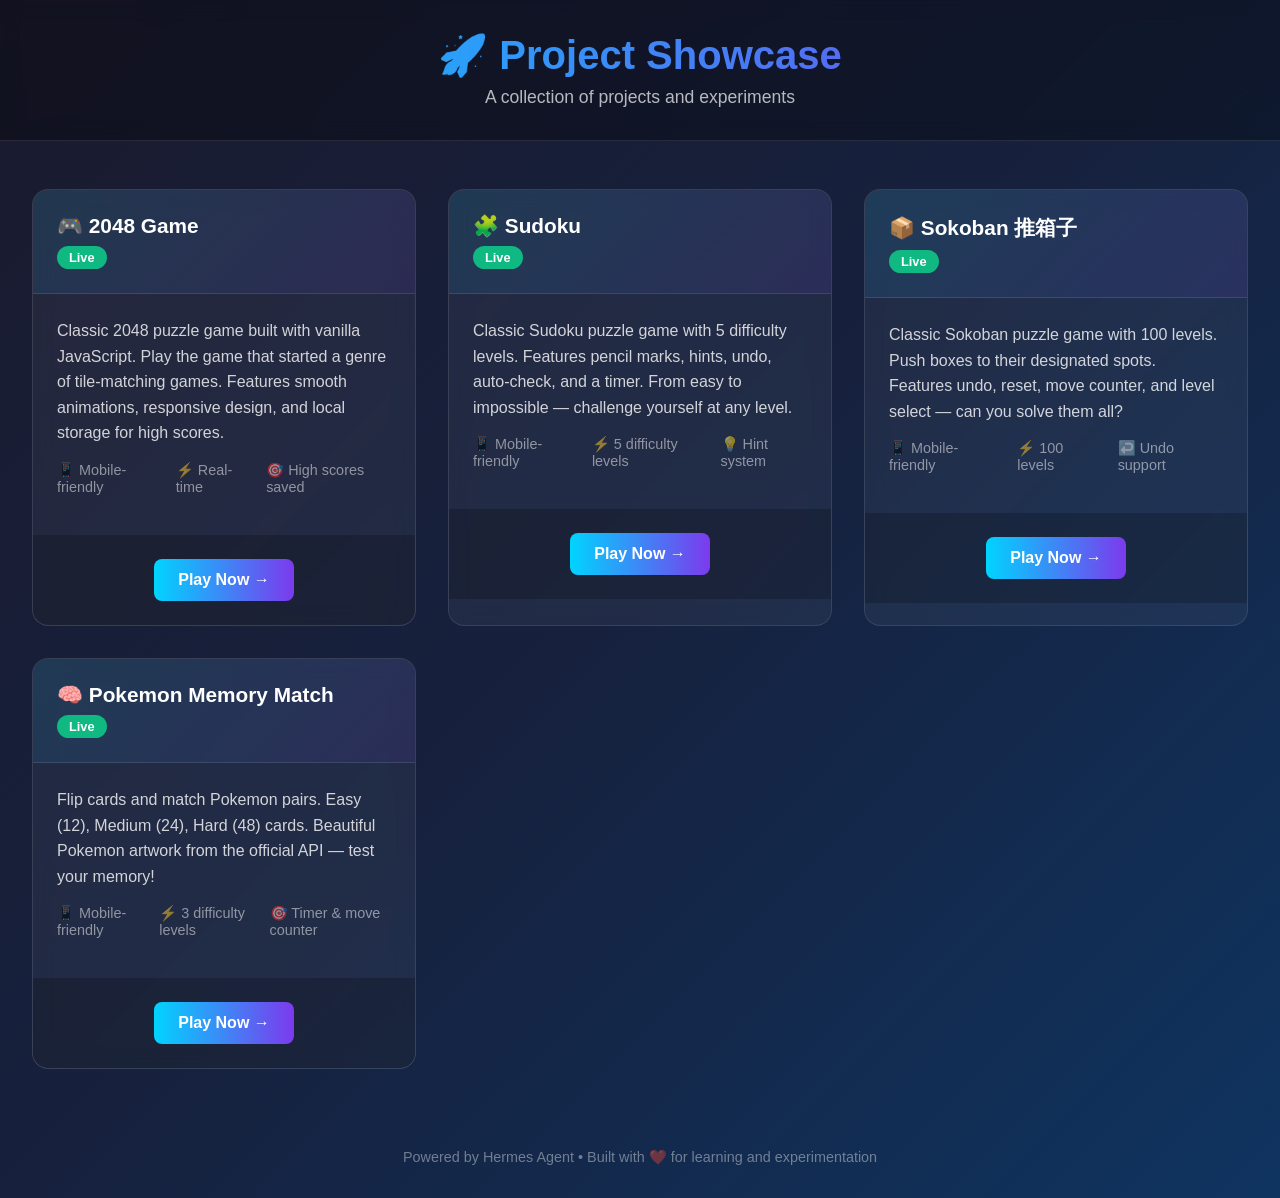
<file: index.html>
<!DOCTYPE html>
<html lang="en">
<head>
    <meta charset="UTF-8">
    <meta name="viewport" content="width=device-width, initial-scale=1.0">
    <title>Project Showcase</title>
    <style>
        * { margin: 0; padding: 0; box-sizing: border-box; }
        body {
            font-family: -apple-system, BlinkMacSystemFont, 'Segoe UI', Roboto, Oxygen, Ubuntu, sans-serif;
            background: linear-gradient(135deg, #1a1a2e 0%, #16213e 50%, #0f3460 100%);
            min-height: 100vh;
            color: #fff;
        }
        .header {
            background: rgba(0,0,0,0.3);
            padding: 2rem;
            text-align: center;
            backdrop-filter: blur(10px);
            border-bottom: 1px solid rgba(255,255,255,0.1);
        }
        .header h1 {
            font-size: 2.5rem;
            margin-bottom: 0.5rem;
            background: linear-gradient(90deg, #00d4ff, #7c3aed);
            -webkit-background-clip: text;
            -webkit-text-fill-color: transparent;
            background-clip: text;
        }
        .header p {
            color: rgba(255,255,255,0.7);
            font-size: 1.1rem;
        }
        .container {
            max-width: 1400px;
            margin: 0 auto;
            padding: 2rem;
        }
        .projects-grid {
            display: grid;
            grid-template-columns: repeat(auto-fill, minmax(350px, 1fr));
            gap: 2rem;
            padding: 1rem 0;
        }
        .project-card {
            background: rgba(255,255,255,0.05);
            border-radius: 16px;
            overflow: hidden;
            transition: transform 0.3s ease, box-shadow 0.3s ease;
            backdrop-filter: blur(10px);
            border: 1px solid rgba(255,255,255,0.1);
        }
        .project-card:hover {
            transform: translateY(-5px);
            box-shadow: 0 20px 40px rgba(0,0,0,0.3);
        }
        .card-header {
            padding: 1.5rem;
            background: linear-gradient(135deg, rgba(0,212,255,0.1), rgba(124,58,237,0.1));
            border-bottom: 1px solid rgba(255,255,255,0.1);
        }
        .card-header h3 {
            font-size: 1.3rem;
            margin-bottom: 0.5rem;
            color: #fff;
        }
        .status-badge {
            display: inline-block;
            padding: 0.25rem 0.75rem;
            border-radius: 20px;
            font-size: 0.8rem;
            font-weight: 600;
            background: #10b981;
            color: #fff;
        }
        .status-badge.offline {
            background: #6b7280;
        }
        .card-body {
            padding: 1.5rem;
        }
        .description {
            color: rgba(255,255,255,0.8);
            line-height: 1.6;
            margin-bottom: 1rem;
        }
        .meta {
            display: flex;
            gap: 1rem;
            font-size: 0.9rem;
            color: rgba(255,255,255,0.5);
            margin-bottom: 1rem;
        }
        .meta span {
            display: flex;
            align-items: center;
            gap: 0.3rem;
        }
        .card-footer {
            padding: 1.5rem;
            background: rgba(0,0,0,0.2);
            text-align: center;
        }
        .btn {
            display: inline-block;
            padding: 0.75rem 1.5rem;
            background: linear-gradient(90deg, #00d4ff, #7c3aed);
            color: #fff;
            text-decoration: none;
            border-radius: 8px;
            font-weight: 600;
            transition: opacity 0.3s ease;
        }
        .btn:hover {
            opacity: 0.9;
        }
        .footer {
            text-align: center;
            padding: 2rem;
            color: rgba(255,255,255,0.4);
            font-size: 0.9rem;
        }
    </style>
</head>
<body>
    <header class="header">
        <h1>🚀 Project Showcase</h1>
        <p>A collection of projects and experiments</p>
    </header>

    <div class="container">
        <div class="projects-grid">
            <!-- 2048 Game -->
            <div class="project-card" data-url="2048/">
                <div class="card-header">
                    <h3>🎮 2048 Game</h3>
                    <span class="status-badge">Live</span>
                </div>
                <div class="card-body">
                    <p class="description">
                        Classic 2048 puzzle game built with vanilla JavaScript. 
                        Play the game that started a genre of tile-matching games.
                        Features smooth animations, responsive design, and local storage for high scores.
                    </p>
                    <div class="meta">
                        <span>📱 Mobile-friendly</span>
                        <span>⚡ Real-time</span>
                        <span>🎯 High scores saved</span>
                    </div>
                </div>
                <div class="card-footer">
                    <a href="2048/" class="btn">Play Now →</a>
                </div>
            </div>

            <!-- Sudoku Game -->
            <div class="project-card" data-url="sudoku/">
                <div class="card-header">
                    <h3>🧩 Sudoku</h3>
                    <span class="status-badge">Live</span>
                </div>
                <div class="card-body">
                    <p class="description">
                        Classic Sudoku puzzle game with 5 difficulty levels. 
                        Features pencil marks, hints, undo, auto-check, and a timer.
                        From easy to impossible — challenge yourself at any level.
                    </p>
                    <div class="meta">
                        <span>📱 Mobile-friendly</span>
                        <span>⚡ 5 difficulty levels</span>
                        <span>💡 Hint system</span>
                    </div>
                </div>
                <div class="card-footer">
                    <a href="sudoku/" class="btn">Play Now →</a>
                </div>
            </div>

            <!-- Sokoban Game -->
            <div class="project-card" data-url="sokoban/">
                <div class="card-header">
                    <h3>📦 Sokoban 推箱子</h3>
                    <span class="status-badge">Live</span>
                </div>
                <div class="card-body">
                    <p class="description">
                        Classic Sokoban puzzle game with 100 levels. Push boxes to their designated spots.
                        Features undo, reset, move counter, and level select — can you solve them all?
                    </p>
                    <div class="meta">
                        <span>📱 Mobile-friendly</span>
                        <span>⚡ 100 levels</span>
                        <span>↩️ Undo support</span>
                    </div>
                </div>
                <div class="card-footer">
                    <a href="sokoban/" class="btn">Play Now →</a>
                </div>
            </div>

            <!-- Pokemon Memory Match -->
            <div class="project-card" data-url="lianliankan/">
                <div class="card-header">
                    <h3>🧠 Pokemon Memory Match</h3>
                    <span class="status-badge">Live</span>
                </div>
                <div class="card-body">
                    <p class="description">
                        Flip cards and match Pokemon pairs. Easy (12), Medium (24), Hard (48) cards.
                        Beautiful Pokemon artwork from the official API — test your memory!
                    </p>
                    <div class="meta">
                        <span>📱 Mobile-friendly</span>
                        <span>⚡ 3 difficulty levels</span>
                        <span>🎯 Timer &amp; move counter</span>
                    </div>
                </div>
                <div class="card-footer">
                    <a href="lianliankan/" class="btn">Play Now →</a>
                </div>
            </div>

            <!-- Add more projects here -->
        </div>
    </div>

    <footer class="footer">
        <p>Powered by Hermes Agent • Built with ❤️ for learning and experimentation</p>
    </footer>
</body>
</html>
</file>
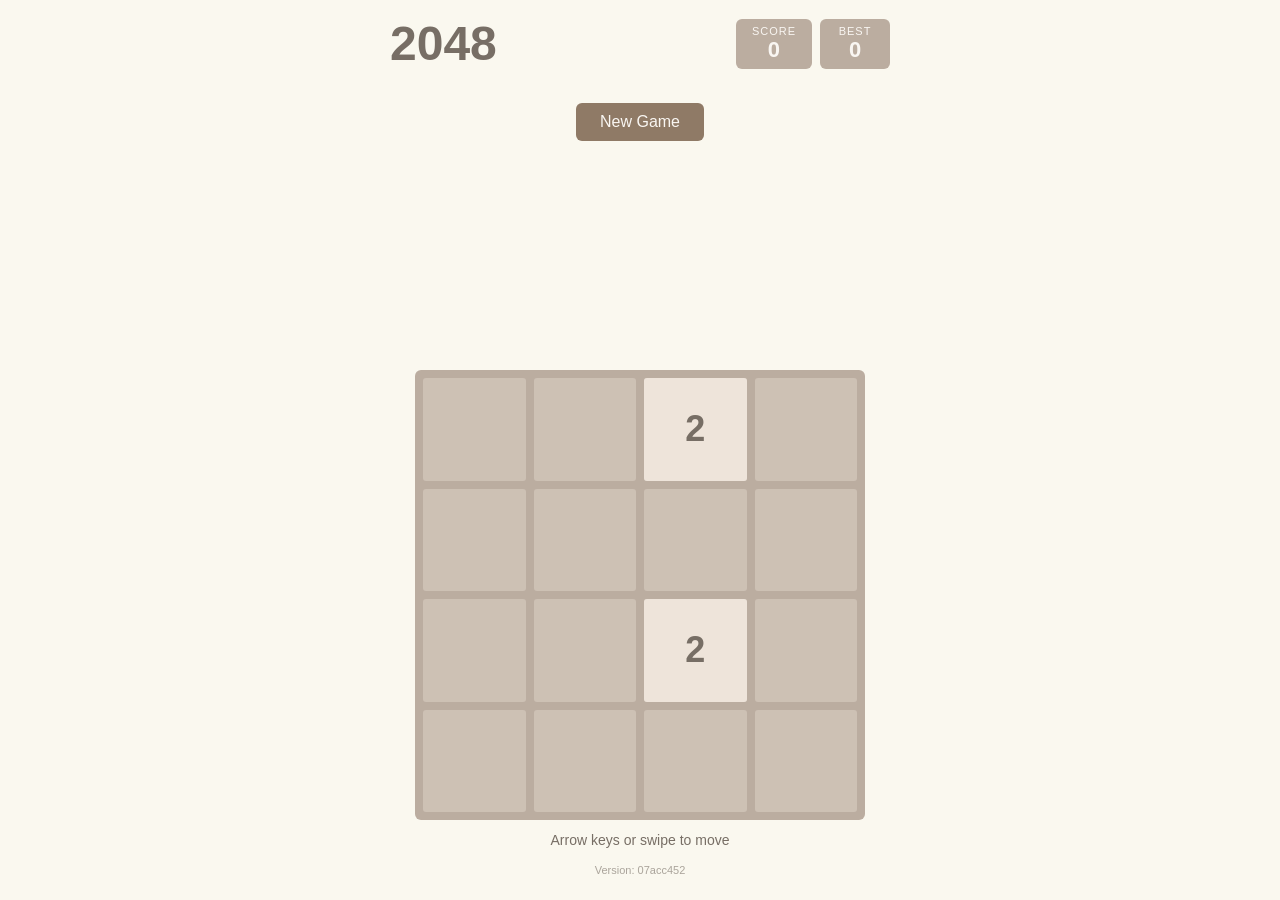
<file: 2048/index.html>
<!DOCTYPE html>
<html lang="en">
<head>
  <meta charset="UTF-8">
  <meta name="viewport" content="width=device-width, initial-scale=1.0, user-scalable=no">
  <title>2048 Game</title>
  <link rel="stylesheet" href="style.css">
</head>
<body>
  <div class="container">
    <header>
      <h1>2048</h1>
      <div class="score-box">
        <div class="info-box">
          <span class="label">Score</span>
          <span class="value" id="score">0</span>
        </div>
        <div class="info-box">
          <span class="label">Best</span>
          <span class="value" id="best-score">0</span>
        </div>
      </div>
    </header>

    <button id="new-game" class="btn">New Game</button>

    <div id="game-board"></div>
    <p class="controls">Arrow keys or swipe to move</p>
    <footer>Version: <span id="git-hash">07acc452</span></footer>
  </div>

  <div id="game-over-overlay" class="overlay hidden">
    <div class="overlay-content">
      <h2>Game Over!</h2>
      <p>Score: <span id="final-score">0</span></p>
      <button id="try-again" class="btn">Try Again</button>
    </div>
  </div>

  <script src="script.js"></script>
</body>
</html>
</file>
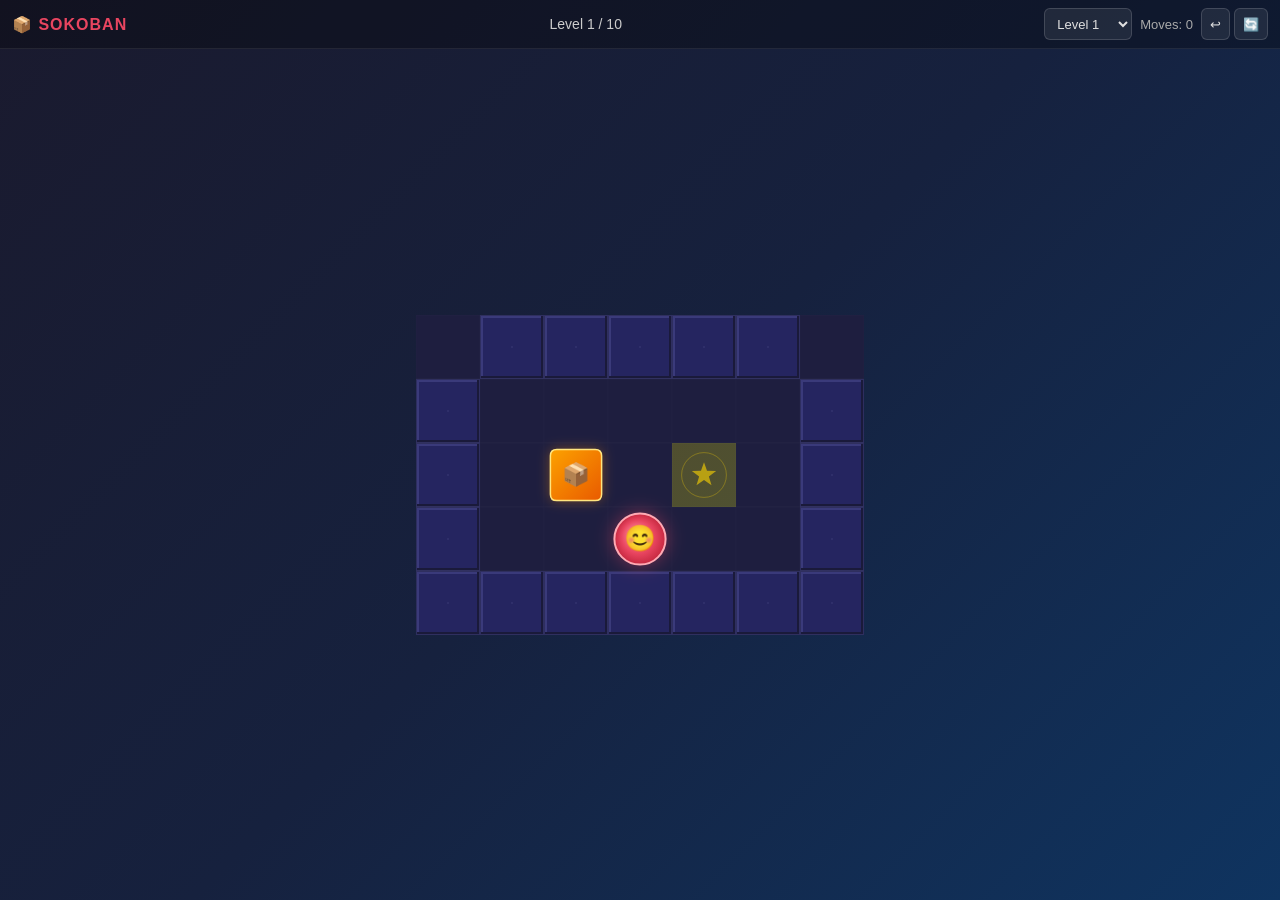
<file: sokoban/index.html>
<!DOCTYPE html>
<html lang="en">
<head>
<meta charset="UTF-8">
<meta name="viewport" content="width=device-width, initial-scale=1.0, maximum-scale=1.0, user-scalable=no">
<title>Sokoban - 推箱子</title>
<style>
*,*::before,*::after{box-sizing:border-box;margin:0;padding:0}
html,body{height:100%;overflow:hidden}
body{
  font-family:-apple-system,BlinkMacSystemFont,'Segoe UI',Roboto,Oxygen,sans-serif;
  background:linear-gradient(135deg,#1a1a2e 0%,#16213e 50%,#0f3460 100%);
  color:#e0e0e0;
  display:flex;
  flex-direction:column;
  min-height:100vh;
  min-height:100dvh;
  -webkit-user-select:none;
  user-select:none;
  -webkit-touch-callout:none;
  touch-action:manipulation;
}
.top-bar{
  padding:8px 12px;
  display:flex;
  flex-wrap:wrap;
  align-items:center;
  justify-content:space-between;
  gap:4px;
  background:rgba(0,0,0,0.3);
  border-bottom:1px solid rgba(255,255,255,0.08);
  flex-shrink:0;
  min-height:48px;
}
.top-bar .title{font-size:16px;font-weight:700;color:#e94560;letter-spacing:1px;white-space:nowrap}
.top-bar .level-info{font-size:14px;color:#ccc;white-space:nowrap}
.controls-row{
  display:flex;
  gap:4px;
  align-items:center;
  flex-wrap:wrap;
}
.controls-row select,.controls-row button{
  font-size:13px;
  padding:4px 8px;
  border-radius:6px;
  border:1px solid rgba(255,255,255,0.15);
  background:rgba(255,255,255,0.08);
  color:#e0e0e0;
  cursor:pointer;
  outline:none;
  transition:background 0.2s;
  min-height:32px;
}
.controls-row select{min-width:58px}
.controls-row select option{background:#1a1a2e;color:#e0e0e0}
.controls-row button:active{background:rgba(255,255,255,0.2)}
.controls-row .move-counter{font-size:13px;color:#aaa;white-space:nowrap;padding:0 4px}
.game-area{
  flex:1;
  display:flex;
  align-items:center;
  justify-content:center;
  overflow:hidden;
  padding:8px;
  position:relative;
  touch-action:none;
}
#game-canvas{
  display:block;
  image-rendering:pixelated;
  max-width:100%;
  max-height:100%;
}
.overlay-msg{
  position:absolute;
  inset:0;
  display:flex;
  align-items:center;
  justify-content:center;
  background:rgba(0,0,0,0.6);
  opacity:0;
  pointer-events:none;
  transition:opacity 0.4s;
  z-index:10;
}
.overlay-msg.show{opacity:1;pointer-events:auto}
.overlay-msg .msg-box{
  background:rgba(26,26,46,0.95);
  border:2px solid #e94560;
  border-radius:16px;
  padding:28px 36px;
  text-align:center;
  box-shadow:0 0 40px rgba(233,69,96,0.3);
}
.overlay-msg .msg-box h2{font-size:28px;margin-bottom:6px}
.overlay-msg .msg-box p{font-size:16px;color:#ccc;margin-bottom:14px}
.overlay-msg .msg-box button{
  font-size:16px;
  padding:8px 24px;
  border-radius:8px;
  border:none;
  background:#e94560;
  color:#fff;
  cursor:pointer;
}
@media(max-width:480px){
  .top-bar{padding:6px 8px}
  .top-bar .title{font-size:14px}
  .controls-row select,.controls-row button{font-size:12px;padding:3px 6px;min-height:28px}
  .top-bar .level-info{font-size:12px}
}
</style>
</head>
<body>
<div class="top-bar">
  <span class="title">📦 SOKOBAN</span>
  <span class="level-info" id="levelInfo">Level 1 / 100</span>
  <div class="controls-row">
    <select id="levelSelect" aria-label="Level selector"></select>
    <span class="move-counter" id="moveCounter">Moves: 0</span>
    <button id="undoBtn" title="Undo">↩</button>
    <button id="resetBtn" title="Reset">🔄</button>
  </div>
</div>
<div class="game-area" id="gameArea">
  <canvas id="game-canvas"></canvas>
  <div class="overlay-msg" id="overlayMsg">
    <div class="msg-box">
      <h2 id="msgTitle">🎉 Level Complete!</h2>
      <p id="msgText">Great job!</p>
      <button id="msgBtn">Next Level →</button>
    </div>
  </div>
</div>
<script>
// ============================================================
// 10 Sokoban Levels - Progressive difficulty
// #=wall, space=floor, $=box, .=goal, @=player, +=player on goal, *=box on goal
// Each level verified: boxes == goals, exactly 1 player
// ============================================================
const LEVELS = [
[ // 1
  " ##### ",
  "#     #",
  "# $ . #",
  "#  @  #",
  "#######"
],
[ // 2
  " ####### ",
  "#       #",
  "# $ $   #",
  "#     . #",
  "#   @ . #",
  " ########"
],
[ // 3
  "  ####  ",
  " #    # ",
  " # $$ # ",
  "##  . # ",
  "#  .  # ",
  "#  @  # ",
  " ######  "
],
[ // 4
  " ######## ",
  "#        #",
  "# $  # . #",
  "# $  # . #",
  "# @  #   #",
  " ######## "
],
[ // 5
  "  ######  ",
  "  #    #  ",
  "###  .#   ",
  "#  $$.#   ",
  "# #  .### ",
  "#   $@   #",
  " #########"
],
[ // 6
  "  #####  ",
  "###   ###",
  "#   $   #",
  "# # # # #",
  "# $ @ $ #",
  "# # # # #",
  "### . ###",
  "  # . #  ",
  "  # . #  ",
  "  #####  "
],
[ // 7
  "  ######  ",
  "  #  . #  ",
  "###  $.#  ",
  "#  $  #  ",
  "# #  $ #  ",
  "#  @  .#  ",
  " ########  "
],
[ // 8
  "  ######  ",
  "  # . .#  ",
  "### .$.#  ",
  "#  $ $.#  ",
  "# #    #  ",
  "# $ $@ #  ",
  " ########  "
],
[ // 9
  "  #######  ",
  "  #     #  ",
  "### .$.#   ",
  "#  $ $.#   ",
  "# #  . # # ",
  "# $ $  .#  ",
  "## @    #  ",
  " ########   "
],
[ // 10
  "  ########  ",
  "  #  .   #  ",
  "### .$.$ #  ",
  "#   $ $.#   ",
  "# # . .# #  ",
  "#  $ $$.#   ",
  "###  @  #   ",
  " ########    "
],
];

// ============================================================
// Game State
// ============================================================
const canvas = document.getElementById('game-canvas');
const ctx = canvas.getContext('2d');
const gameArea = document.getElementById('gameArea');
const levelSelect = document.getElementById('levelSelect');
const levelInfo = document.getElementById('levelInfo');
const moveCounter = document.getElementById('moveCounter');
const undoBtn = document.getElementById('undoBtn');
const resetBtn = document.getElementById('resetBtn');
const overlayMsg = document.getElementById('overlayMsg');
const msgTitle = document.getElementById('msgTitle');
const msgText = document.getElementById('msgText');
const msgBtn = document.getElementById('msgBtn');

let currentLevel = 0;
let state = { grid: [], boxes: [], goals: [], player: null, rows: 0, cols: 0 };
let history = [];
let moves = 0;
let winShown = false;
let cellSize = 48;
let overlayActive = false;

// ============================================================
// Level parsing
// ============================================================
function parseLevel(levelData) {
  const rows = levelData.length;
  const cols = Math.max(...levelData.map(r => r.length));
  const grid = Array.from({length: rows}, () => Array(cols).fill(' '));
  const boxes = [];
  const goals = [];
  let player = null;

  for (let y = 0; y < rows; y++) {
    for (let x = 0; x < levelData[y].length; x++) {
      const ch = levelData[y][x];
      if (ch === '#') { grid[y][x] = '#'; }
      else if (ch === '$') { grid[y][x] = ' '; boxes.push({x,y}); }
      else if (ch === '.') { grid[y][x] = ' '; goals.push({x,y}); }
      else if (ch === '@') { grid[y][x] = ' '; player = {x,y}; }
      else if (ch === '+') { grid[y][x] = ' '; player = {x,y}; goals.push({x,y}); }
      else if (ch === '*') { grid[y][x] = ' '; boxes.push({x,y}); goals.push({x,y}); }
      else if (ch === ' ') { grid[y][x] = ' '; }
    }
  }
  return { grid, boxes, goals, player, rows, cols };
}

function cloneState(s) {
  return {
    grid: s.grid.map(r => [...r]),
    boxes: s.boxes.map(b => ({...b})),
    goals: s.goals.map(g => ({...g})),
    player: s.player ? {...s.player} : null,
    rows: s.rows,
    cols: s.cols
  };
}

function saveHistory() {
  history.push({
    player: {...state.player},
    boxes: state.boxes.map(b => ({...b}))
  });
  if (history.length > 500) history.shift();
}

// ============================================================
// Game logic
// ============================================================
function isWall(x, y) {
  return y >= 0 && y < state.grid.length && x >= 0 && x < state.grid[0].length && state.grid[y][x] === '#';
}

function isBox(x, y) {
  return state.boxes.some(b => b.x === x && b.y === y);
}

function getBoxIndex(x, y) {
  return state.boxes.findIndex(b => b.x === x && b.y === y);
}

function isGoal(x, y) {
  return state.goals.some(g => g.x === x && g.y === y);
}

function movePlayer(dx, dy) {
  if (winShown || overlayActive) return false;
  const px = state.player.x + dx;
  const py = state.player.y + dy;

  // Out of bounds
  if (py < 0 || py >= state.grid.length || px < 0 || px >= state.grid[0].length) return false;

  if (isWall(px, py)) return false;

  const bi = getBoxIndex(px, py);
  if (bi !== -1) {
    const bx = px + dx;
    const by = py + dy;
    if (by < 0 || by >= state.grid.length || bx < 0 || bx >= state.grid[0].length) return false;
    if (isWall(bx, by) || getBoxIndex(bx, by) !== -1) return false;
    saveHistory();
    state.player.x = px;
    state.player.y = py;
    state.boxes[bi].x = bx;
    state.boxes[bi].y = by;
    moves++;
    checkWin();
    render();
    return true;
  }

  saveHistory();
  state.player.x = px;
  state.player.y = py;
  moves++;
  render();
  return true;
}

function checkWin() {
  const allOnGoal = state.boxes.every(b => isGoal(b.x, b.y));
  if (allOnGoal && state.boxes.length > 0) {
    winShown = true;
    render();
    setTimeout(() => {
      showOverlay('🎉 Level Complete!', `Solved in ${moves} moves!`, true);
    }, 400);
  }
}

function undoMove() {
  if (winShown || overlayActive) return;
  if (history.length === 0) return;
  const prev = history.pop();
  state.player = prev.player;
  state.boxes = prev.boxes.map(b => ({...b}));
  moves = Math.max(0, moves - 1);
  render();
}

function resetLevel() {
  loadLevel(currentLevel);
}

function loadLevel(idx) {
  if (idx < 0) idx = 0;
  if (idx >= LEVELS.length) idx = LEVELS.length - 1;
  currentLevel = idx;
  const parsed = parseLevel(LEVELS[idx]);
  state = parsed;
  history = [];
  moves = 0;
  winShown = false;
  overlayActive = false;
  overlayMsg.classList.remove('show');
  levelSelect.value = idx;
  levelInfo.textContent = `Level ${idx + 1} / ${LEVELS.length}`;
  moveCounter.textContent = 'Moves: 0';
  fitCanvas();
  render();
  try { localStorage.setItem('sokoban_level', idx); } catch(e) {}
}

function nextLevel() {
  overlayActive = false;
  overlayMsg.classList.remove('show');
  if (currentLevel + 1 < LEVELS.length) {
    loadLevel(currentLevel + 1);
  } else {
    showOverlay('🏆 All Complete!', 'You beat all 100 levels!', false);
  }
}

function showOverlay(title, text, hasNext) {
  overlayActive = true;
  msgTitle.textContent = title;
  msgText.textContent = text;
  msgBtn.textContent = hasNext ? 'Next Level →' : 'Play Again';
  msgBtn.dataset.hasNext = hasNext ? '1' : '0';
  overlayMsg.classList.add('show');
}

// ============================================================
// Rendering
// ============================================================
const TILE_COLORS = {
  wall: '#2d2d5e',
  floor: '#1e1e3f',
  goal: 'rgba(255,215,0,0.25)',
  goalBorder: '#ffd700'
};

function fitCanvas() {
  const rect = gameArea.getBoundingClientRect();
  const maxW = rect.width - 16;
  const maxH = rect.height - 16;
  const cols = state.cols || 10;
  const rows = state.rows || 10;
  const cw = Math.floor(maxW / cols);
  const ch = Math.floor(maxH / rows);
  cellSize = Math.max(14, Math.min(cw, ch, 64));
  canvas.width = cols * cellSize;
  canvas.height = rows * cellSize;
  canvas.style.width = canvas.width + 'px';
  canvas.style.height = canvas.height + 'px';
}

function render() {
  const cols = state.cols;
  const rows = state.rows;
  const cs = cellSize;
  ctx.clearRect(0, 0, canvas.width, canvas.height);

  // Draw floor and walls
  for (let y = 0; y < rows; y++) {
    for (let x = 0; x < cols; x++) {
      const isW = state.grid[y] && state.grid[y][x] === '#';
      const isG = isGoal(x, y);
      if (isW) {
        // Solid wall block
        ctx.fillStyle = '#2d2d5e';
        ctx.fillRect(x*cs, y*cs, cs, cs);
        // 3D effect
        ctx.fillStyle = '#3a3a7a';
        ctx.fillRect(x*cs+1, y*cs+1, cs-2, 3);
        ctx.fillRect(x*cs+1, y*cs+1, 3, cs-2);
        ctx.fillStyle = '#1a1a3a';
        ctx.fillRect(x*cs+1, y*cs+cs-3, cs-2, 2);
        ctx.fillRect(x*cs+cs-3, y*cs+1, 2, cs-2);
        // Inner fill
        ctx.fillStyle = '#252560';
        ctx.fillRect(x*cs+3, y*cs+3, cs-6, cs-6);
        // Small dot pattern
        ctx.fillStyle = '#2f2f6a';
        ctx.fillRect(x*cs+cs/2-1, y*cs+cs/2-1, 2, 2);
      } else {
        // Floor
        ctx.fillStyle = isG ? TILE_COLORS.goal : TILE_COLORS.floor;
        ctx.fillRect(x*cs, y*cs, cs, cs);
        if (isG) {
          // Goal marker - star
          ctx.fillStyle = '#ffd700';
          ctx.globalAlpha = 0.6;
          drawStar(ctx, x*cs+cs/2, y*cs+cs/2, cs*0.2);
          ctx.globalAlpha = 1;
          // Goal highlight
          ctx.strokeStyle = 'rgba(255,215,0,0.3)';
          ctx.lineWidth = 1;
          ctx.beginPath();
          ctx.arc(x*cs+cs/2, y*cs+cs/2, cs*0.35, 0, Math.PI*2);
          ctx.stroke();
        }
      }
      // Subtle grid
      ctx.strokeStyle = 'rgba(255,255,255,0.03)';
      ctx.lineWidth = 0.5;
      ctx.strokeRect(x*cs, y*cs, cs, cs);
    }
  }

  // Draw boxes
  for (const b of state.boxes) {
    const onGoal = isGoal(b.x, b.y);
    const x = b.x * cs;
    const y = b.y * cs;
    const pad = cs * 0.1;
    const cx = x + cs/2;
    const cy = y + cs/2;

    // Shadow glow
    ctx.shadowColor = onGoal ? 'rgba(0,200,80,0.4)' : 'rgba(255,140,0,0.4)';
    ctx.shadowBlur = cs * 0.2;

    // Box body
    const grad = ctx.createLinearGradient(x, y, x+cs, y+cs);
    if (onGoal) {
      grad.addColorStop(0, '#00e676');
      grad.addColorStop(1, '#00a844');
    } else {
      grad.addColorStop(0, '#ffab00');
      grad.addColorStop(1, '#e65100');
    }
    ctx.fillStyle = grad;
    ctx.beginPath();
    const r = cs * 0.1;
    const bx = x + pad;
    const by = y + pad;
    const bw = cs - pad*2;
    const bh = cs - pad*2;
    ctx.moveTo(bx+r, by);
    ctx.lineTo(bx+bw-r, by);
    ctx.quadraticCurveTo(bx+bw, by, bx+bw, by+r);
    ctx.lineTo(bx+bw, by+bh-r);
    ctx.quadraticCurveTo(bx+bw, by+bh, bx+bw-r, by+bh);
    ctx.lineTo(bx+r, by+bh);
    ctx.quadraticCurveTo(bx, by+bh, bx, by+bh-r);
    ctx.lineTo(bx, by+r);
    ctx.quadraticCurveTo(bx, by, bx+r, by);
    ctx.closePath();
    ctx.fill();

    ctx.shadowBlur = 0;

    // Box border
    ctx.strokeStyle = onGoal ? '#69f0ae' : '#ffe57f';
    ctx.lineWidth = 1.5;
    ctx.beginPath();
    ctx.moveTo(bx+r, by);
    ctx.lineTo(bx+bw-r, by);
    ctx.quadraticCurveTo(bx+bw, by, bx+bw, by+r);
    ctx.lineTo(bx+bw, by+bh-r);
    ctx.quadraticCurveTo(bx+bw, by+bh, bx+bw-r, by+bh);
    ctx.lineTo(bx+r, by+bh);
    ctx.quadraticCurveTo(bx, by+bh, bx, by+bh-r);
    ctx.lineTo(bx, by+r);
    ctx.quadraticCurveTo(bx, by, bx+r, by);
    ctx.closePath();
    ctx.stroke();

    // Box label
    ctx.fillStyle = onGoal ? '#b9f6ca' : '#fff8e1';
    ctx.font = `bold ${cs*0.35}px sans-serif`;
    ctx.textAlign = 'center';
    ctx.textBaseline = 'middle';
    ctx.fillText(onGoal ? '✓' : '📦', cx, cy+1);
  }

  // Draw player
  if (state.player) {
    const px = state.player.x * cs;
    const py = state.player.y * cs;
    const cx = px + cs/2;
    const cy = py + cs/2;
    const rad = cs * 0.4;

    // Glow
    ctx.shadowColor = 'rgba(233,69,96,0.5)';
    ctx.shadowBlur = cs * 0.3;

    // Body circle
    const grad = ctx.createRadialGradient(cx-rad*0.2, cy-rad*0.2, rad*0.1, cx, cy, rad);
    grad.addColorStop(0, '#ff8a9e');
    grad.addColorStop(0.6, '#e94560');
    grad.addColorStop(1, '#c62840');
    ctx.fillStyle = grad;
    ctx.beginPath();
    ctx.arc(cx, cy, rad, 0, Math.PI*2);
    ctx.fill();

    ctx.shadowBlur = 0;

    // Border ring
    ctx.strokeStyle = '#ffaab4';
    ctx.lineWidth = 2;
    ctx.beginPath();
    ctx.arc(cx, cy, rad, 0, Math.PI*2);
    ctx.stroke();

    // Face/character
    ctx.fillStyle = '#fff';
    ctx.font = `${cs*0.4}px sans-serif`;
    ctx.textAlign = 'center';
    ctx.textBaseline = 'middle';
    ctx.fillText('😊', cx, cy+1);
  }

  moveCounter.textContent = `Moves: ${moves}`;
}

function drawStar(ctx, cx, cy, r) {
  ctx.beginPath();
  for (let i = 0; i < 5; i++) {
    const outerAngle = -Math.PI/2 + (i * Math.PI * 2 / 5);
    const x = cx + r * Math.cos(outerAngle);
    const y = cy + r * Math.sin(outerAngle);
    if (i === 0) ctx.moveTo(x, y);
    else ctx.lineTo(x, y);
    const innerAngle = outerAngle + Math.PI / 5;
    const xi = cx + r * 0.4 * Math.cos(innerAngle);
    const yi = cy + r * 0.4 * Math.sin(innerAngle);
    ctx.lineTo(xi, yi);
  }
  ctx.closePath();
  ctx.fill();
}

// Polyfill roundRect
if (!CanvasRenderingContext2D.prototype.roundRect) {
  CanvasRenderingContext2D.prototype.roundRect = function(x, y, w, h, radii) {
    const r = typeof radii === 'number' ? radii : (radii || 0);
    if (r > w/2) radii = w/2; if (r > h/2) radii = h/2;
    this.moveTo(x + r, y);
    this.arcTo(x + w, y, x + w, y + h, r);
    this.arcTo(x + w, y + h, x, y + h, r);
    this.arcTo(x, y + h, x, y, r);
    this.arcTo(x, y, x + w, y, r);
    return this;
  };
}

// ============================================================
// Level selector
// ============================================================
function populateSelector() {
  levelSelect.innerHTML = '';
  for (let i = 0; i < LEVELS.length; i++) {
    const opt = document.createElement('option');
    opt.value = i;
    opt.textContent = `Level ${i + 1}`;
    levelSelect.appendChild(opt);
  }
  levelSelect.addEventListener('change', () => {
    loadLevel(parseInt(levelSelect.value));
  });
}

// ============================================================
// Input: Keyboard
// ============================================================
document.addEventListener('keydown', (e) => {
  if (overlayMsg.classList.contains('show')) {
    if (e.key === 'Enter' || e.key === ' ') {
      e.preventDefault();
      msgBtn.click();
    }
    return;
  }
  switch (e.key) {
    case 'ArrowUp': e.preventDefault(); movePlayer(0, -1); break;
    case 'ArrowDown': e.preventDefault(); movePlayer(0, 1); break;
    case 'ArrowLeft': e.preventDefault(); movePlayer(-1, 0); break;
    case 'ArrowRight': e.preventDefault(); movePlayer(1, 0); break;
    case 'z': case 'Z': if (e.ctrlKey || e.metaKey) { e.preventDefault(); undoMove(); } break;
    case 'u': case 'U': e.preventDefault(); undoMove(); break;
    case 'r': case 'R': e.preventDefault(); resetLevel(); break;
  }
});

// ============================================================
// Input: Touch swipe (on game area and canvas)
// ============================================================
let touchStartX = 0, touchStartY = 0;
let touchId = -1;

function setupTouch(el) {
  el.addEventListener('touchstart', (e) => {
    if (touchId >= 0) return; // only track one touch
    const t = e.changedTouches[0];
    touchStartX = t.clientX;
    touchStartY = t.clientY;
    touchId = t.identifier;
  }, {passive: true});

  el.addEventListener('touchmove', (e) => {
    // Prevent scrolling while swiping
    if (e.target === canvas || e.target === gameArea) {
      e.preventDefault();
    }
  }, {passive: false});

  el.addEventListener('touchend', (e) => {
    for (let i = 0; i < e.changedTouches.length; i++) {
      const t = e.changedTouches[i];
      if (t.identifier !== touchId) continue;
      touchId = -1;

      const dx = t.clientX - touchStartX;
      const dy = t.clientY - touchStartY;
      const absDx = Math.abs(dx);
      const absDy = Math.abs(dy);
      const minSwipe = Math.max(15, cellSize * 0.2);

      if (overlayMsg.classList.contains('show')) {
        if (absDx < 15 && absDy < 15) {
          msgBtn.click();
        }
        return;
      }

      // Tap (not a swipe)
      if (absDx < minSwipe && absDy < minSwipe) return;

      // Swipe
      if (absDx > absDy) {
        movePlayer(dx > 0 ? 1 : -1, 0);
      } else {
        movePlayer(0, dy > 0 ? 1 : -1);
      }
      return;
    }
  }, {passive: true});

  el.addEventListener('touchcancel', () => {
    touchId = -1;
  }, {passive: true});
}

setupTouch(gameArea);
setupTouch(canvas);

// ============================================================
// Button handlers
// ============================================================
undoBtn.addEventListener('click', undoMove);
resetBtn.addEventListener('click', resetLevel);
msgBtn.addEventListener('click', () => {
  if (msgBtn.dataset.hasNext === '1') {
    nextLevel();
  } else {
    loadLevel(0);
  }
});

// ============================================================
// Resize handler
// ============================================================
let resizeTimeout;
const handleResize = () => {
  clearTimeout(resizeTimeout);
  resizeTimeout = setTimeout(() => {
    if (state.grid.length) { fitCanvas(); render(); }
  }, 100);
};
window.addEventListener('resize', handleResize);
window.addEventListener('orientationchange', () => {
  setTimeout(handleResize, 300);
});

// ============================================================
// Init
// ============================================================
populateSelector();
const savedLevel = (() => {
  try { const v = localStorage.getItem('sokoban_level'); return v ? parseInt(v) : 0; } catch(e) { return 0; }
})();
loadLevel(savedLevel >= 0 && savedLevel < LEVELS.length ? savedLevel : 0);
</script>
</body>
</html>
</file>
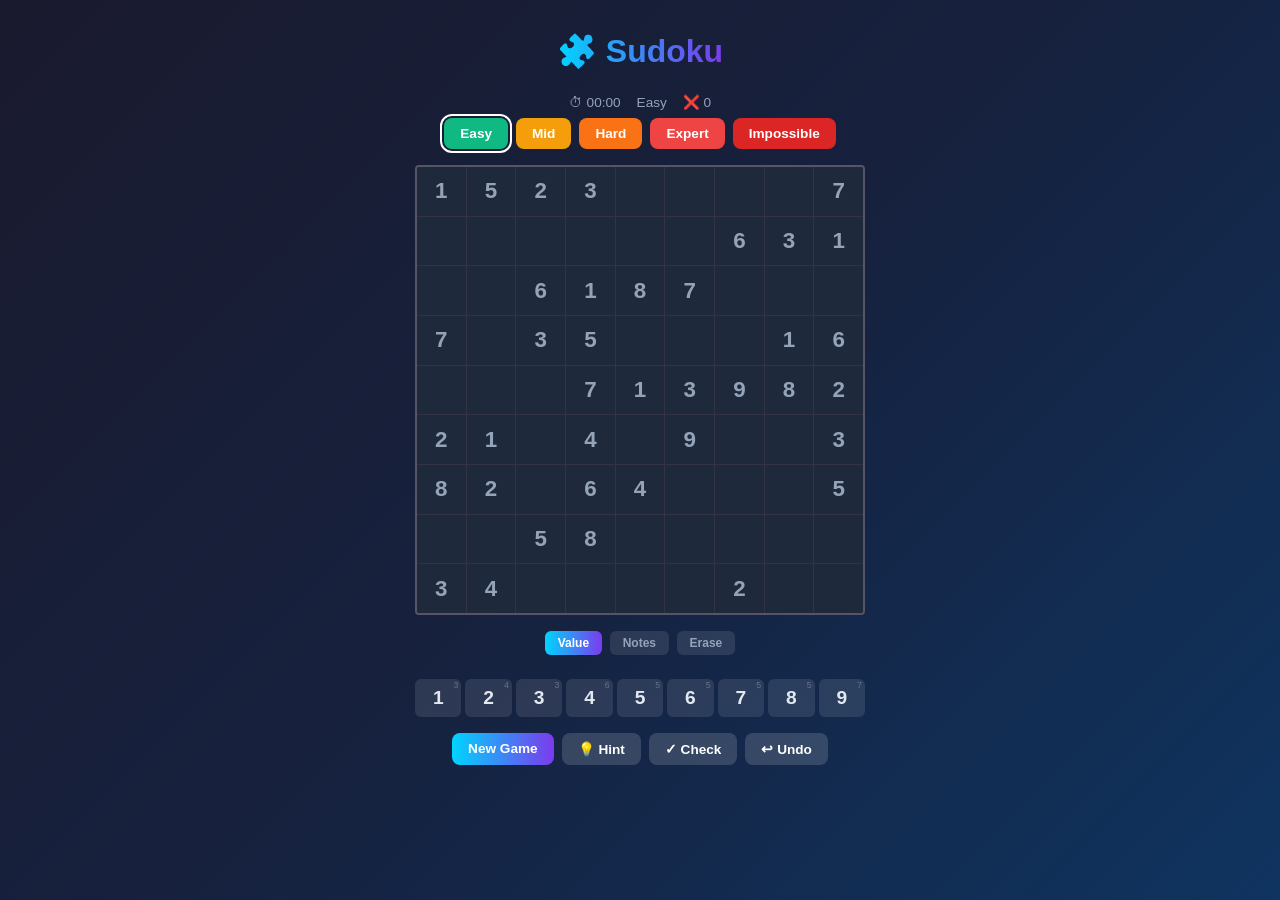
<file: sudoku/index.html>
<!DOCTYPE html>
<html lang="en">
<head>
<meta charset="UTF-8">
<meta name="viewport" content="width=device-width,initial-scale=1,user-scalable=no">
<title>Sudoku - Project Showcase</title>
<style>
*{margin:0;padding:0;box-sizing:border-box}
body{
  font-family:-apple-system,BlinkMacSystemFont,'Segoe UI',Roboto,Oxygen,Ubuntu,sans-serif;
  background:linear-gradient(135deg,#1a1a2e 0%,#16213e 50%,#0f3460 100%);
  min-height:100vh;color:#fff;display:flex;flex-direction:column;align-items:center;padding:1rem
}
h1{font-size:2rem;margin:1rem 0;background:linear-gradient(90deg,#00d4ff,#7c3aed);-webkit-background-clip:text;-webkit-text-fill-color:transparent;background-clip:text}
.controls{display:flex;flex-wrap:wrap;gap:.5rem;justify-content:center;margin-bottom:1rem;width:100%;max-width:500px}
.btn{
  padding:.5rem 1rem;border:none;border-radius:8px;font-size:.85rem;font-weight:600;
  cursor:pointer;transition:opacity .3s;color:#fff
}
.btn:hover{opacity:.8}
.btn.active{outline:2px solid #fff;outline-offset:2px}
.diff-easy{background:#10b981}
.diff-mid{background:#f59e0b}
.diff-hard{background:#f97316}
.diff-expert{background:#ef4444}
.diff-impossible{background:#dc2626}
.action-btn{background:linear-gradient(90deg,#00d4ff,#7c3aed)}
.secondary{background:rgba(255,255,255,.15)}
.game-area{display:flex;flex-direction:column;align-items:center;gap:1rem}
.board-container{position:relative}
#board{
  display:grid;grid-template-columns:repeat(9,1fr);gap:1px;
  background:#334;border:2px solid #556;border-radius:4px;overflow:hidden;
  width:min(90vw,450px);height:min(90vw,450px)
}
.cell{
  display:flex;align-items:center;justify-content:center;
  font-size:clamp(1rem,4vw,1.4rem);font-weight:600;
  cursor:pointer;transition:background .15s;aspect-ratio:1;
  background:#1e293b;color:#e2e8f0;user-select:none
}
.cell.given{color:#94a3b8;font-weight:700}
.cell.selected{background:#334155!important}
.cell.highlight{background:#1e3a5f!important}
.cell.same-num{background:#1a2d47!important}
.cell.error{color:#ef4444!important;animation:shake .3s}
.cell.hint{color:#22d3ee!important;animation:pulse .5s}
.cell.note{font-size:clamp(.5rem,2vw,.7rem);color:#64748b;display:grid;grid-template-columns:repeat(3,1fr);align-items:center;justify-items:center;padding:1px}
.cell.note span{width:100%;text-align:center;line-height:1}
.cell:not(.given):hover{background:#2a3a5c}
@keyframes shake{0%,100%{transform:translateX(0)}25%{transform:translateX(-3px)}75%{transform:translateX(3px)}}
@keyframes pulse{0%,100%{transform:scale(1)}50%{transform:scale(1.1)}}
@keyframes win{0%{transform:scale(1)}50%{transform:scale(1.05)}100%{transform:scale(1)}}
#board.won{animation:win .5s ease 3}
.num-pad{
  display:grid;grid-template-columns:repeat(9,1fr);gap:4px;
  width:min(90vw,450px)
}
.num-btn{
  padding:.5rem;border:none;border-radius:6px;font-size:clamp(.9rem,3.5vw,1.2rem);
  font-weight:700;cursor:pointer;background:rgba(255,255,255,.1);color:#e2e8f0;
  transition:all .15s;position:relative
}
.num-btn:hover{background:rgba(255,255,255,.2)}
.num-btn.completed{opacity:.4}
.num-btn .count{
  position:absolute;top:1px;right:3px;font-size:.55rem;color:#64748b;font-weight:400
}
.mode-toggle{display:flex;gap:.5rem;margin-bottom:.5rem}
.mode-btn{padding:.3rem .8rem;border-radius:6px;font-size:.75rem;border:none;cursor:pointer;font-weight:600;transition:all .15s}
.mode-btn.active{background:linear-gradient(90deg,#00d4ff,#7c3aed);color:#fff}
.mode-btn:not(.active){background:rgba(255,255,255,.1);color:#94a3b8}
.info-bar{
  display:flex;gap:1rem;justify-content:center;align-items:center;
  color:#94a3b8;font-size:.85rem;width:100%;max-width:500px;padding:.5rem
}
.overlay{
  display:none;position:fixed;top:0;left:0;width:100%;height:100%;
  background:rgba(0,0,0,.7);justify-content:center;align-items:center;z-index:100
}
.overlay.show{display:flex}
.overlay-content{
  background:linear-gradient(135deg,#1a1a2e,#16213e);border-radius:16px;
  padding:2rem;text-align:center;border:1px solid rgba(255,255,255,.1);
  max-width:90vw
}
.overlay-content h2{font-size:2rem;margin-bottom:.5rem;background:linear-gradient(90deg,#00d4ff,#7c3aed);-webkit-background-clip:text;-webkit-text-fill-color:transparent}
.overlay-content p{margin:.5rem 0;color:#94a3b8}
.overlay-content .btn{margin-top:1rem}
</style>
</head>
<body>
<h1>🧩 Sudoku</h1>
<div class="info-bar">
  <span id="timer">⏱ 00:00</span>
  <span id="level-display">Easy</span>
  <span id="mistakes">❌ 0</span>
</div>
<div class="controls">
  <button class="btn diff-easy active" data-diff="0">Easy</button>
  <button class="btn diff-mid" data-diff="1">Mid</button>
  <button class="btn diff-hard" data-diff="2">Hard</button>
  <button class="btn diff-expert" data-diff="3">Expert</button>
  <button class="btn diff-impossible" data-diff="4">Impossible</button>
</div>
<div class="game-area">
  <div class="board-container">
    <div id="board"></div>
  </div>
  <div class="mode-toggle">
    <button class="mode-btn active" data-mode="value">Value</button>
    <button class="mode-btn" data-mode="note">Notes</button>
    <button class="mode-btn" data-mode="erase">Erase</button>
  </div>
  <div class="num-pad" id="num-pad"></div>
  <div style="display:flex;gap:.5rem;flex-wrap:wrap;justify-content:center">
    <button class="btn action-btn" id="new-game">New Game</button>
    <button class="btn secondary" id="hint-btn">💡 Hint</button>
    <button class="btn secondary" id="check-btn">✓ Check</button>
    <button class="btn secondary" id="undo-btn">↩ Undo</button>
  </div>
</div>
<div class="overlay" id="win-overlay">
  <div class="overlay-content">
    <h2>🎉 Congratulations!</h2>
    <p id="win-time">Time: 00:00</p>
    <p id="win-level">Level: Easy</p>
    <button class="btn action-btn" id="play-again">Play Again</button>
  </div>
</div>
<script>
// ─── Sudoku Engine ──────────────────────────────────────────
const DIFFICULTY = {EASY:0,MID:1,HARD:2,EXPERT:3,IMPOSSIBLE:4};
const DIFF_NAMES = ['Easy','Mid','Hard','Expert','Impossible'];
const CLUES = [38,30,24,20,17];

function shuffle(a){for(let i=a.length-1;i>0;i--){let j=Math.random()*(i+1)|0;[a[i],a[j]]=[a[j],a[i]]}return a}
function deepClone(b){return b.map(r=>[...r])}

class SudokuEngine{
  constructor(){this.board=Array(9).fill(null).map(()=>Array(9).fill(0))}
  isValid(board,r,c,num){
    for(let i=0;i<9;i++){if(board[r][i]===num)return false;if(board[i][c]===num)return false}
    let br=(r/3|0)*3,bc=(c/3|0)*3;
    for(let i=br;i<br+3;i++)for(let j=bc;j<bc+3;j++){if(board[i][j]===num)return false}
    return true
  }
  solve(board){
    for(let r=0;r<9;r++)for(let c=0;c<9;c++){
      if(board[r][c]===0){
        let nums=shuffle([1,2,3,4,5,6,7,8,9]);
        for(let n of nums){if(this.isValid(board,r,c,n)){board[r][c]=n;if(this.solve(board))return true;board[r][c]=0}}
        return false
      }
    }
    return true
  }
  generateFull(){
    let b=Array(9).fill(null).map(()=>Array(9).fill(0));
    this.solve(b);return b
  }
  createPuzzle(diff){
    let sol=this.generateFull(),puz=deepClone(sol);
    let cells=[];for(let i=0;i<9;i++)for(let j=0;j<9;j++)cells.push([i,j]);
    shuffle(cells);
    let toRemove=81-CLUES[diff],removed=0;
    for(let [r,c] of cells){
      if(removed>=toRemove)break;
      let backup=puz[r][c];puz[r][c]=0;
      // Check unique solution
      let copy=deepClone(puz),solutions=0;
      let count=()=>{solutions++;if(solutions>1)return true;return false};
      if(this._countSolutions(copy,count)){puz[r][c]=backup;continue}
      removed++
    }
    return {puzzle:puz,solution:sol}
  }
  _countSolutions(board,stopFn){
    for(let r=0;r<9;r++)for(let c=0;c<9;c++){
      if(board[r][c]===0){
        for(let n=1;n<=9;n++){
          if(this.isValid(board,r,c,n)){board[r][c]=n;if(this._countSolutions(board,stopFn)){board[r][c]=0;return true}board[r][c]=0}
        }
        return false
      }
    }
    if(stopFn())return true;return false
  }
}

// ─── Game State ──────────────────────────────────────────────
let game=new SudokuEngine();
let puzzle,solution,board,notes,history;
let selectedR=-1,selectedC=-1,difficulty=0;
let mode='value',timer=0,timerInterval,gameOver=false,mistakes=0;

function init(){
  puzzle=null;solution=null;board=null;notes=null;history=[];
  selectedR=-1;selectedC=-1;gameOver=false;mistakes=0;
  clearInterval(timerInterval);timer=0;
  document.getElementById('timer').textContent='⏱ 00:00';
  document.getElementById('mistakes').textContent='❌ 0';
  document.getElementById('level-display').textContent=DIFF_NAMES[difficulty];
  document.getElementById('win-overlay').classList.remove('show');
  document.getElementById('board').classList.remove('won')
}
function generate(){
  init();let data=game.createPuzzle(difficulty);
  puzzle=data.puzzle;solution=data.solution;
  board=deepClone(puzzle);notes=Array(9).fill(null).map(()=>Array(9).fill(null).map(()=>new Set()));
  render();updateCounts();timerInterval=setInterval(()=>{
    timer++;let m=Math.floor(timer/60),s=timer%60;
    document.getElementById('timer').textContent='⏱ '+String(m).padStart(2,'0')+':'+String(s).padStart(2,'0')
  },1000)
}

function render(){
  let b=document.getElementById('board');b.innerHTML='';
  for(let r=0;r<9;r++)for(let c=0;c<9;c++){
    let cell=document.createElement('div');cell.className='cell';
    if(puzzle[r][c]!==0)cell.classList.add('given');
    if(r===selectedR&&c===selectedC)cell.classList.add('selected');
    else if(selectedR>=0&&r===selectedR)cell.classList.add('highlight');
    else if(selectedC>=0&&c===selectedC)cell.classList.add('highlight');
    else if(selectedR>=0&&selectedC>=0){
      let sr=(selectedR/3|0)*3,sc=(selectedC/3|0)*3;
      if(r>=sr&&r<sr+3&&c>=sc&&c<sc+3)cell.classList.add('highlight')
    }
    if(selectedR>=0&&selectedC>=0&&board[selectedR][selectedC]!==0&&board[r][c]===board[selectedR][selectedC])cell.classList.add('same-num');
    let val=board[r][c];
    if(val!==0){
      cell.textContent=val;
      if(!puzzle[r][c]&&!isValidCell(r,c,val))cell.classList.add('error')
    }else if(notes[r][c].size>0){
      cell.classList.add('note');
      for(let n=1;n<=9;n++){
        let s=document.createElement('span');s.textContent=notes[r][c].has(n)?n:'';
        cell.appendChild(s)
      }
    }
    cell.dataset.r=r;cell.dataset.c=c;
    cell.addEventListener('click',()=>selectCell(r,c));
    b.appendChild(cell)
  }
}

function isValidCell(r,c,val){
  if(puzzle[r][c]!==0)return true;
  for(let i=0;i<9;i++){
    if(i!==c&&board[r][i]===val)return false;
    if(i!==r&&board[i][c]===val)return false
  }
  let br=(r/3|0)*3,bc=(c/3|0)*3;
  for(let i=br;i<br+3;i++)for(let j=bc;j<bc+3;j++){
    if((i!==r||j!==c)&&board[i][j]===val)return false
  }
  return true
}

function selectCell(r,c){
  if(gameOver||puzzle[r][c]!==0){selectedR=r;selectedC=c;render();return}
  selectedR=r;selectedC=c;render()
}

function placeNumber(n){
  if(selectedR<0||selectedC<0||gameOver||puzzle[selectedR][selectedC]!==0)return;
  let r=selectedR,c=selectedC;
  if(mode==='note'){
    if(board[r][c]!==0)return;
    if(notes[r][c].has(n))notes[r][c].delete(n);else notes[r][c].add(n);
    render();updateCounts();return
  }
  if(mode==='erase'){
    if(board[r][c]===0&&notes[r][c].size>0){notes[r][c].clear();history.push({r,c,prev:0,notes:new Set()});render();updateCounts()}
    else if(board[r][c]!==0){history.push({r,c,prev:board[r][c],notes:new Set(notes[r][c])});board[r][c]=0;render();updateCounts()}
    return
  }
  if(board[r][c]===n){history.push({r,c,prev:n,notes:new Set(notes[r][c])});board[r][c]=0;notes[r][c].clear();render();updateCounts();return}
  if(!isValidCell(r,c,n)){
    mistakes++;document.getElementById('mistakes').textContent='❌ '+mistakes;
    let cells=document.querySelectorAll('.cell');
    cells[r*9+c].classList.remove('error');void cells[r*9+c].offsetWidth;
    cells[r*9+c].classList.add('error');
    return
  }
  history.push({r,c,prev:board[r][c],notes:new Set(notes[r][c])});
  board[r][c]=n;notes[r][c].clear();render();updateCounts();
  if(checkWin())win()
}

function checkWin(){
  for(let r=0;r<9;r++)for(let c=0;c<9;c++){if(board[r][c]!==solution[r][c])return false}
  return true
}

function win(){
  gameOver=true;clearInterval(timerInterval);
  document.getElementById('board').classList.add('won');
  let m=Math.floor(timer/60),s=timer%60;
  document.getElementById('win-time').textContent='Time: '+String(m).padStart(2,'0')+':'+String(s).padStart(2,'0');
  document.getElementById('win-level').textContent='Level: '+DIFF_NAMES[difficulty];
  setTimeout(()=>document.getElementById('win-overlay').classList.add('show'),800)
}

function undo(){
  if(history.length===0)return;
  let h=history.pop();board[h.r][h.c]=h.prev;notes[h.r][h.c]=h.notes;render();updateCounts()
}

function giveHint(){
  if(gameOver)return;
  // Find any empty or wrong cell and fill with solution
  for(let r=0;r<9;r++)for(let c=0;c<9;c++){
    if(puzzle[r][c]===0&&board[r][c]!==solution[r][c]){
      history.push({r,c,prev:board[r][c],notes:new Set(notes[r][c])});
      board[r][c]=solution[r][c];notes[r][c].clear();selectedR=r;selectedC=c;
      render();updateCounts();if(checkWin())win();
      return
    }
  }
}

function checkBoard(){
  let errors=0;
  for(let r=0;r<9;r++)for(let c=0;c<9;c++){
    if(puzzle[r][c]===0&&board[r][c]!==0&&board[r][c]!==solution[r][c])errors++
  }
  if(errors===0)alert('✓ All correct so far!');else alert('✗ '+errors+' incorrect cell(s) found')
}

function updateCounts(){
  let counts={};for(let i=1;i<=9;i++)counts[i]=9;
  for(let r=0;r<9;r++)for(let c=0;c<9;c++){let v=board[r][c];if(v>0)counts[v]--}
  document.querySelectorAll('.num-btn').forEach(b=>{
    let n=parseInt(b.dataset.n);b.querySelector('.count').textContent=counts[n];
    b.classList.toggle('completed',counts[n]<=0)
  })
}

// ─── UI Setup ────────────────────────────────────────────────
document.querySelectorAll('.controls .btn').forEach(b=>{
  b.addEventListener('click',()=>{
    document.querySelectorAll('.controls .btn').forEach(x=>x.classList.remove('active'));
    b.classList.add('active');difficulty=parseInt(b.dataset.diff);generate()
  })
});
document.querySelectorAll('.mode-btn').forEach(b=>{
  b.addEventListener('click',()=>{
    document.querySelectorAll('.mode-btn').forEach(x=>x.classList.remove('active'));
    b.classList.add('active');mode=b.dataset.mode
  })
});
let np=document.getElementById('num-pad');
for(let i=1;i<=9;i++){
  let b=document.createElement('button');b.className='num-btn';b.dataset.n=i;
  b.innerHTML=i+'<span class="count">9</span>';
  b.addEventListener('click',()=>placeNumber(i));
  np.appendChild(b)
}
document.getElementById('new-game').addEventListener('click',generate);
document.getElementById('hint-btn').addEventListener('click',giveHint);
document.getElementById('check-btn').addEventListener('click',checkBoard);
document.getElementById('undo-btn').addEventListener('click',undo);
document.getElementById('play-again').addEventListener('click',()=>{document.getElementById('win-overlay').classList.remove('show');generate()});

// Keyboard support
document.addEventListener('keydown',e=>{
  if(e.key>='1'&&e.key<='9')placeNumber(parseInt(e.key));
  if(e.key==='z'&&(e.ctrlKey||e.metaKey)){e.preventDefault();undo()}
  if(e.key==='n'||e.key==='N'){mode='note';document.querySelectorAll('.mode-btn').forEach(x=>x.classList.remove('active'));document.querySelector('[data-mode=note]').classList.add('active')}
  if(e.key==='v'||e.key==='V'){mode='value';document.querySelectorAll('.mode-btn').forEach(x=>x.classList.remove('active'));document.querySelector('[data-mode=value]').classList.add('active')}
  if(e.key==='e'||e.key==='E'){mode='erase';document.querySelectorAll('.mode-btn').forEach(x=>x.classList.remove('active'));document.querySelector('[data-mode=erase]').classList.add('active')}
  if(e.key==='ArrowUp'&&selectedR>0){selectCell(selectedR-1,selectedC)}
  if(e.key==='ArrowDown'&&selectedR<8){selectCell(selectedR+1,selectedC)}
  if(e.key==='ArrowLeft'&&selectedC>0){selectCell(selectedR,selectedC-1)}
  if(e.key==='ArrowRight'&&selectedC<8){selectCell(selectedR,selectedC+1)}
  if(e.key==='h'||e.key==='H')giveHint()
});

// Start
generate()
</script>
</body>
</html>
</file>
<file: 2048/style.css>
* { margin: 0; padding: 0; box-sizing: border-box; }

body {
  font-family: 'Arial', sans-serif;
  background: #faf8ef;
  color: #776e65;
  padding: 16px;
  -webkit-user-select: none;
  user-select: none;
  -webkit-tap-highlight-color: transparent;
}

.container {
  max-width: 500px;
  margin: 0 auto;
  text-align: center;
}

header {
  display: flex;
  justify-content: space-between;
  align-items: center;
  margin-bottom: 16px;
}

h1 {
  font-size: 48px;
  color: #776e65;
}

.score-box {
  display: flex;
  gap: 8px;
}

.info-box {
  background: #bbada0;
  color: #f9f6f2;
  padding: 6px 16px;
  border-radius: 6px;
  text-align: center;
  min-width: 70px;
}

.info-box .label {
  display: block;
  font-size: 11px;
  text-transform: uppercase;
  letter-spacing: 1px;
}

.info-box .value {
  font-size: 22px;
  font-weight: bold;
}

#game-board {
  background: #bbada0;
  border-radius: 6px;
  padding: 8px;
  display: grid;
  grid-template-columns: repeat(4, 1fr);
  grid-template-rows: repeat(4, 1fr);
  gap: 8px;
  width: 90%;
  max-width: 500px;
  margin: 0 auto;
  touch-action: none;
  overflow: hidden;
}

.cell {
  background: rgba(238, 228, 218, 0.35);
  border-radius: 3px;
  display: flex;
  justify-content: center;
  align-items: center;
}

.tile {
  width: 100%;
  height: 100%;
  display: flex;
  justify-content: center;
  align-items: center;
  font-weight: bold;
  border-radius: 3px;
  animation: appear 0.15s ease;
  font-size: clamp(24px, 7vmin, 36px);
}

@keyframes appear {
  0% { opacity: 0; transform: scale(0.5); }
  100% { opacity: 1; transform: scale(1); }
}

.btn {
  background: #8f7a66;
  color: #f9f6f2;
  border: none;
  padding: 10px 24px;
  border-radius: 6px;
  font-size: 16px;
  cursor: pointer;
  margin-top: 16px;
}

.btn:hover { background: #9f8a76; }

.controls {
  margin-top: 12px;
  font-size: 14px;
  color: #776e65;
}

.overlay {
  position: fixed;
  inset: 0;
  background: rgba(0,0,0,0.5);
  display: flex;
  justify-content: center;
  align-items: center;
  z-index: 100;
}

.overlay.hidden { display: none; }

.overlay-content {
  background: #faf8ef;
  border-radius: 12px;
  padding: 32px;
  text-align: center;
}

.overlay-content h2 { font-size: 36px; margin-bottom: 12px; }
.overlay-content p { font-size: 18px; margin-bottom: 20px; }

footer { margin-top: 16px; font-size: 11px; color: #776e65; opacity: 0.6; }

/* Tile colors */
.tile-2    { background: #eee4da; color: #776e65; }
.tile-4    { background: #ede0c8; color: #776e65; }
.tile-8    { background: #f2b179; color: #f9f6f2; }
.tile-16   { background: #f59563; color: #f9f6f2; }
.tile-32   { background: #f67c5f; color: #f9f6f2; }
.tile-64   { background: #f65e3b; color: #f9f6f2; }
.tile-128  { background: #edcf72; color: #f9f6f2; font-size: 0.9em; }
.tile-256  { background: #edcc61; color: #f9f6f2; font-size: 0.9em; }
.tile-512  { background: #edc850; color: #f9f6f2; font-size: 0.9em; }
.tile-1024 { background: #edc53f; color: #f9f6f2; font-size: 0.75em; }
.tile-2048 { background: #edc22e; color: #f9f6f2; font-size: 0.75em; }

@media (min-width: 500px) {
  .tile-128, .tile-256, .tile-512 { font-size: 0.8em; }
  .tile-1024, .tile-2048 { font-size: 0.65em; }
}
</file>
